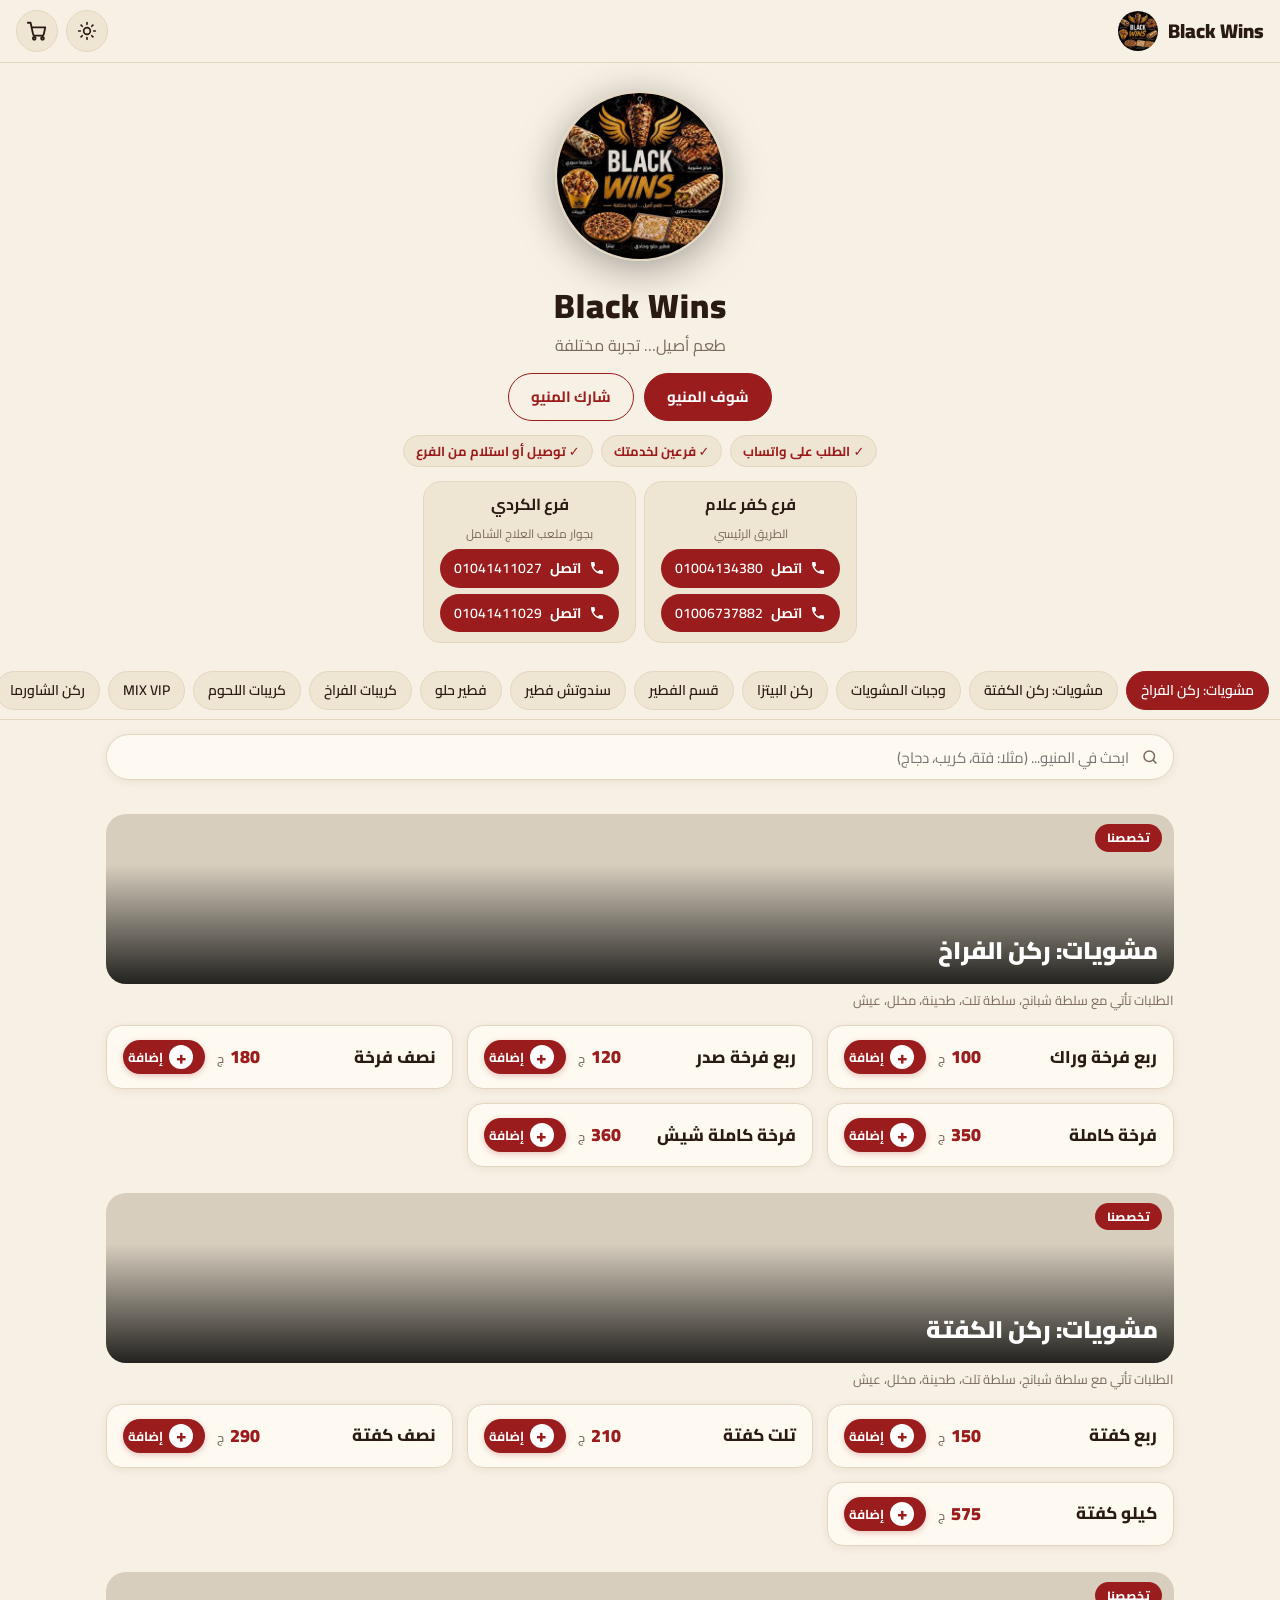
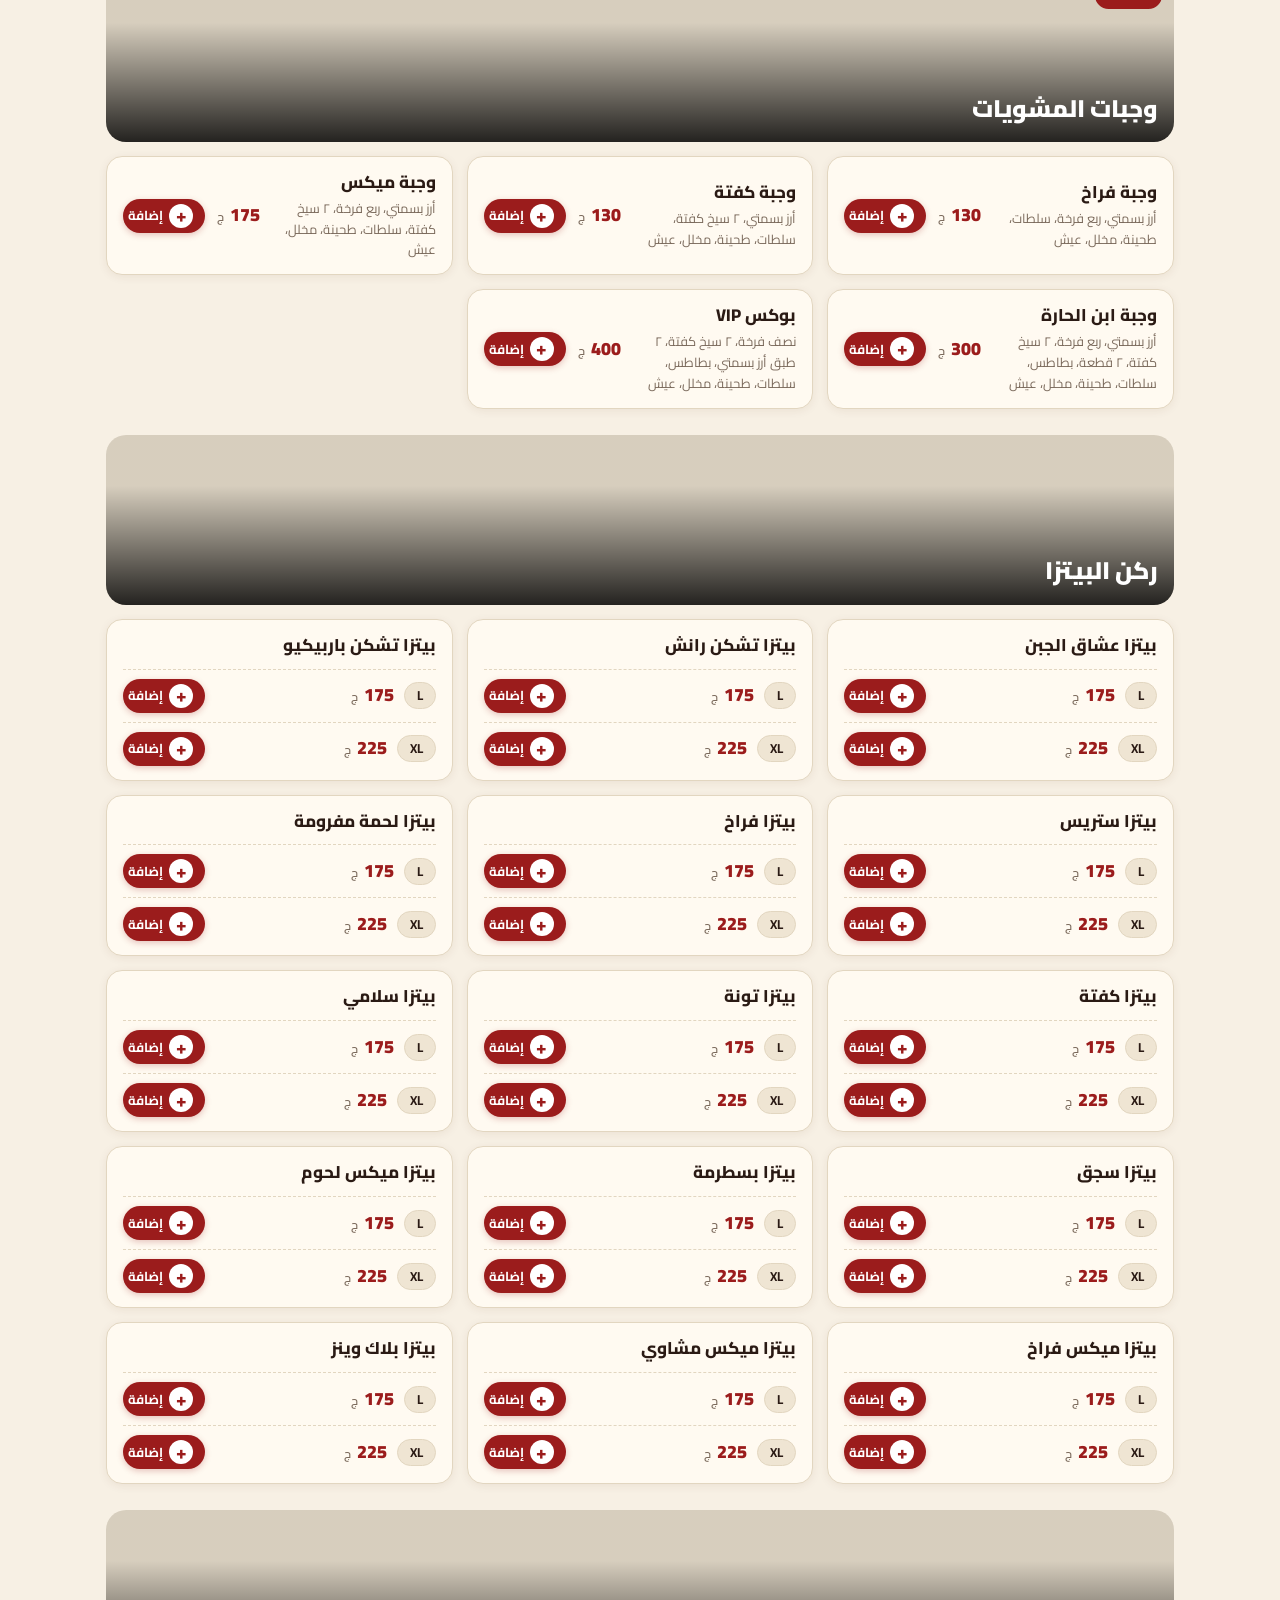
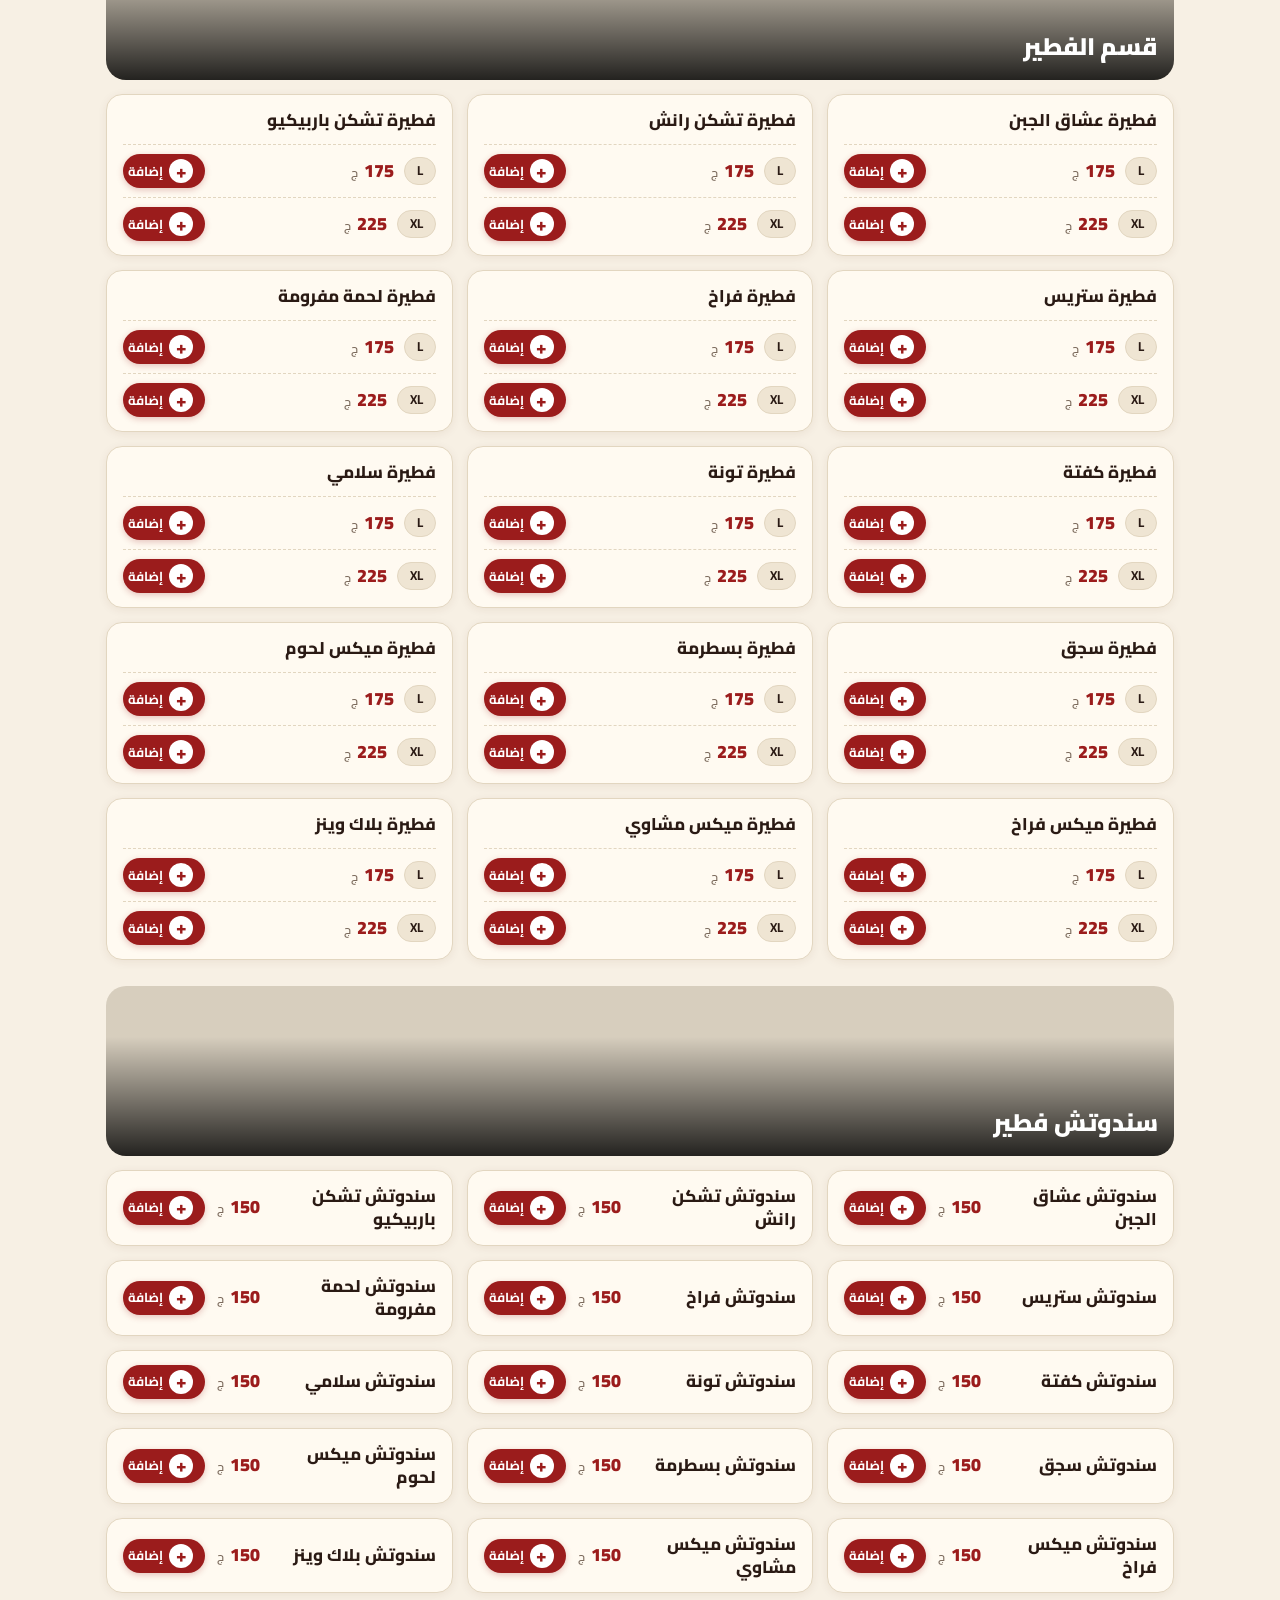
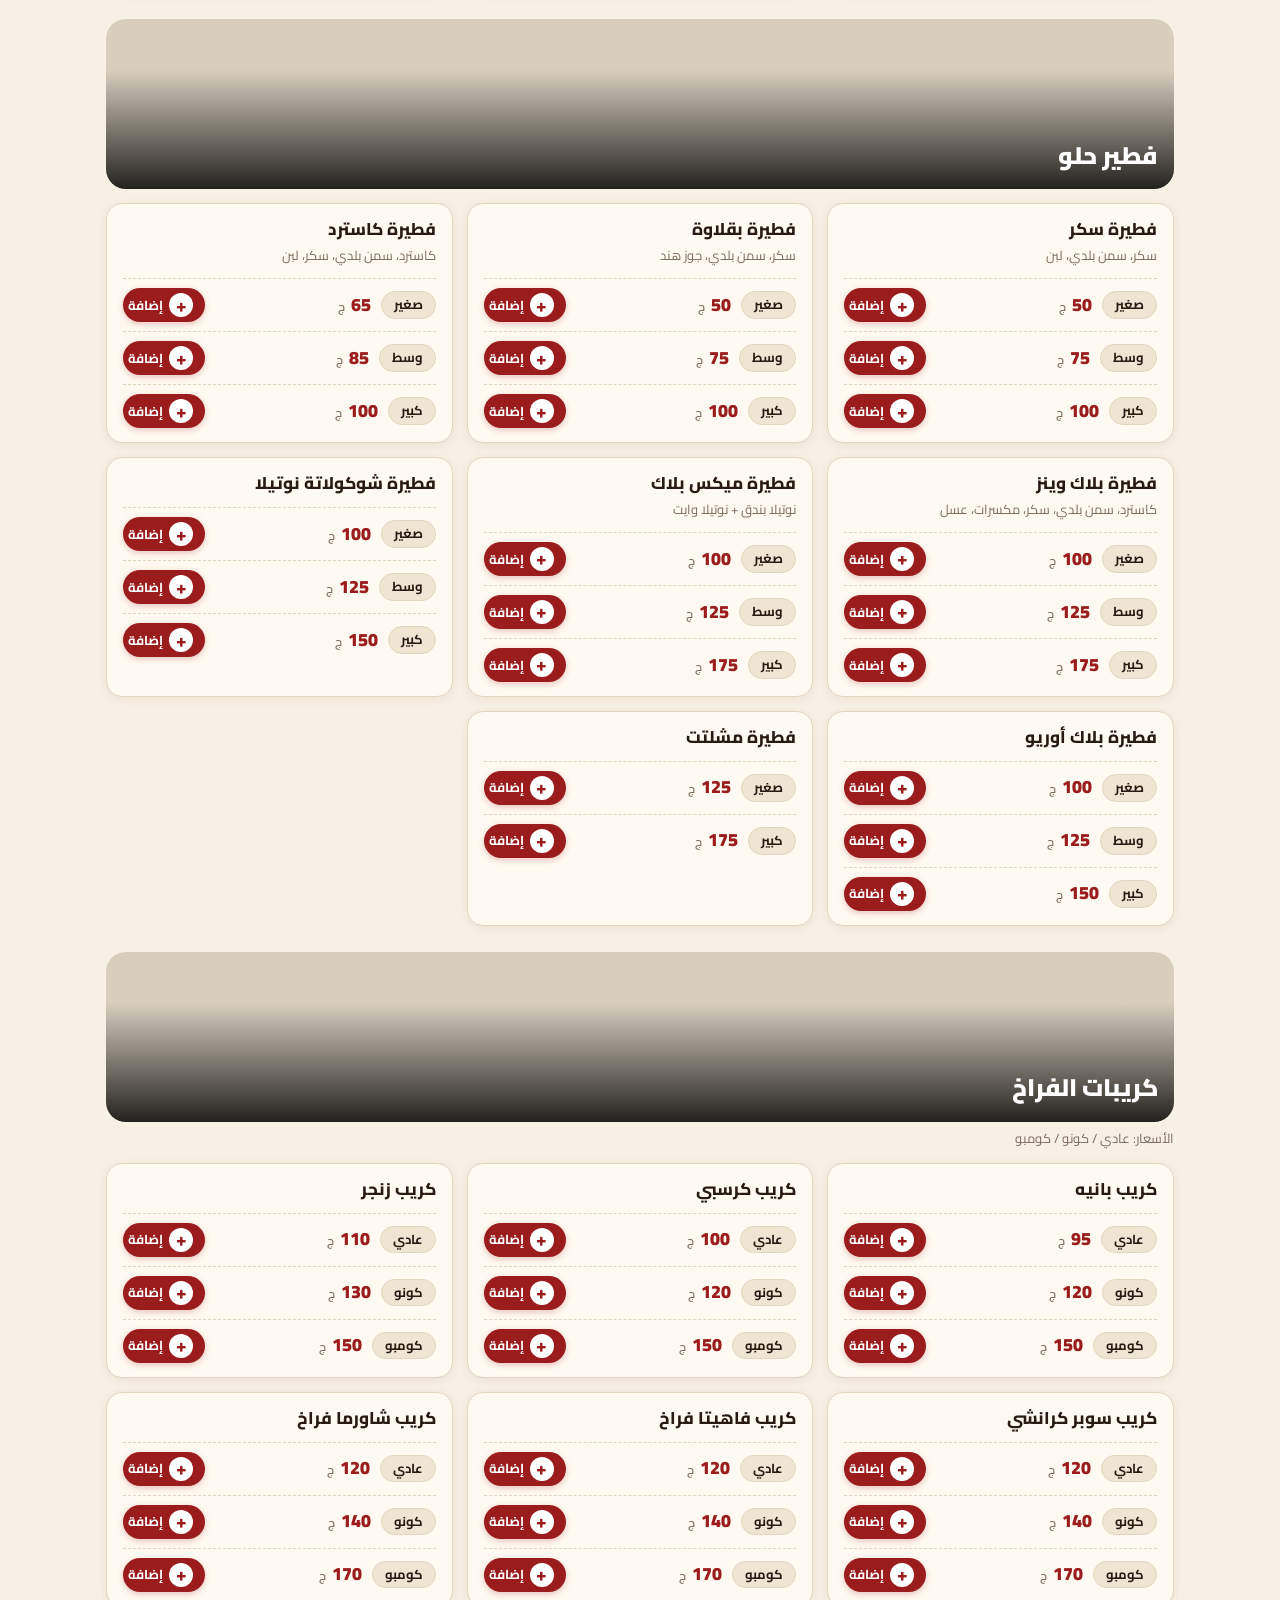
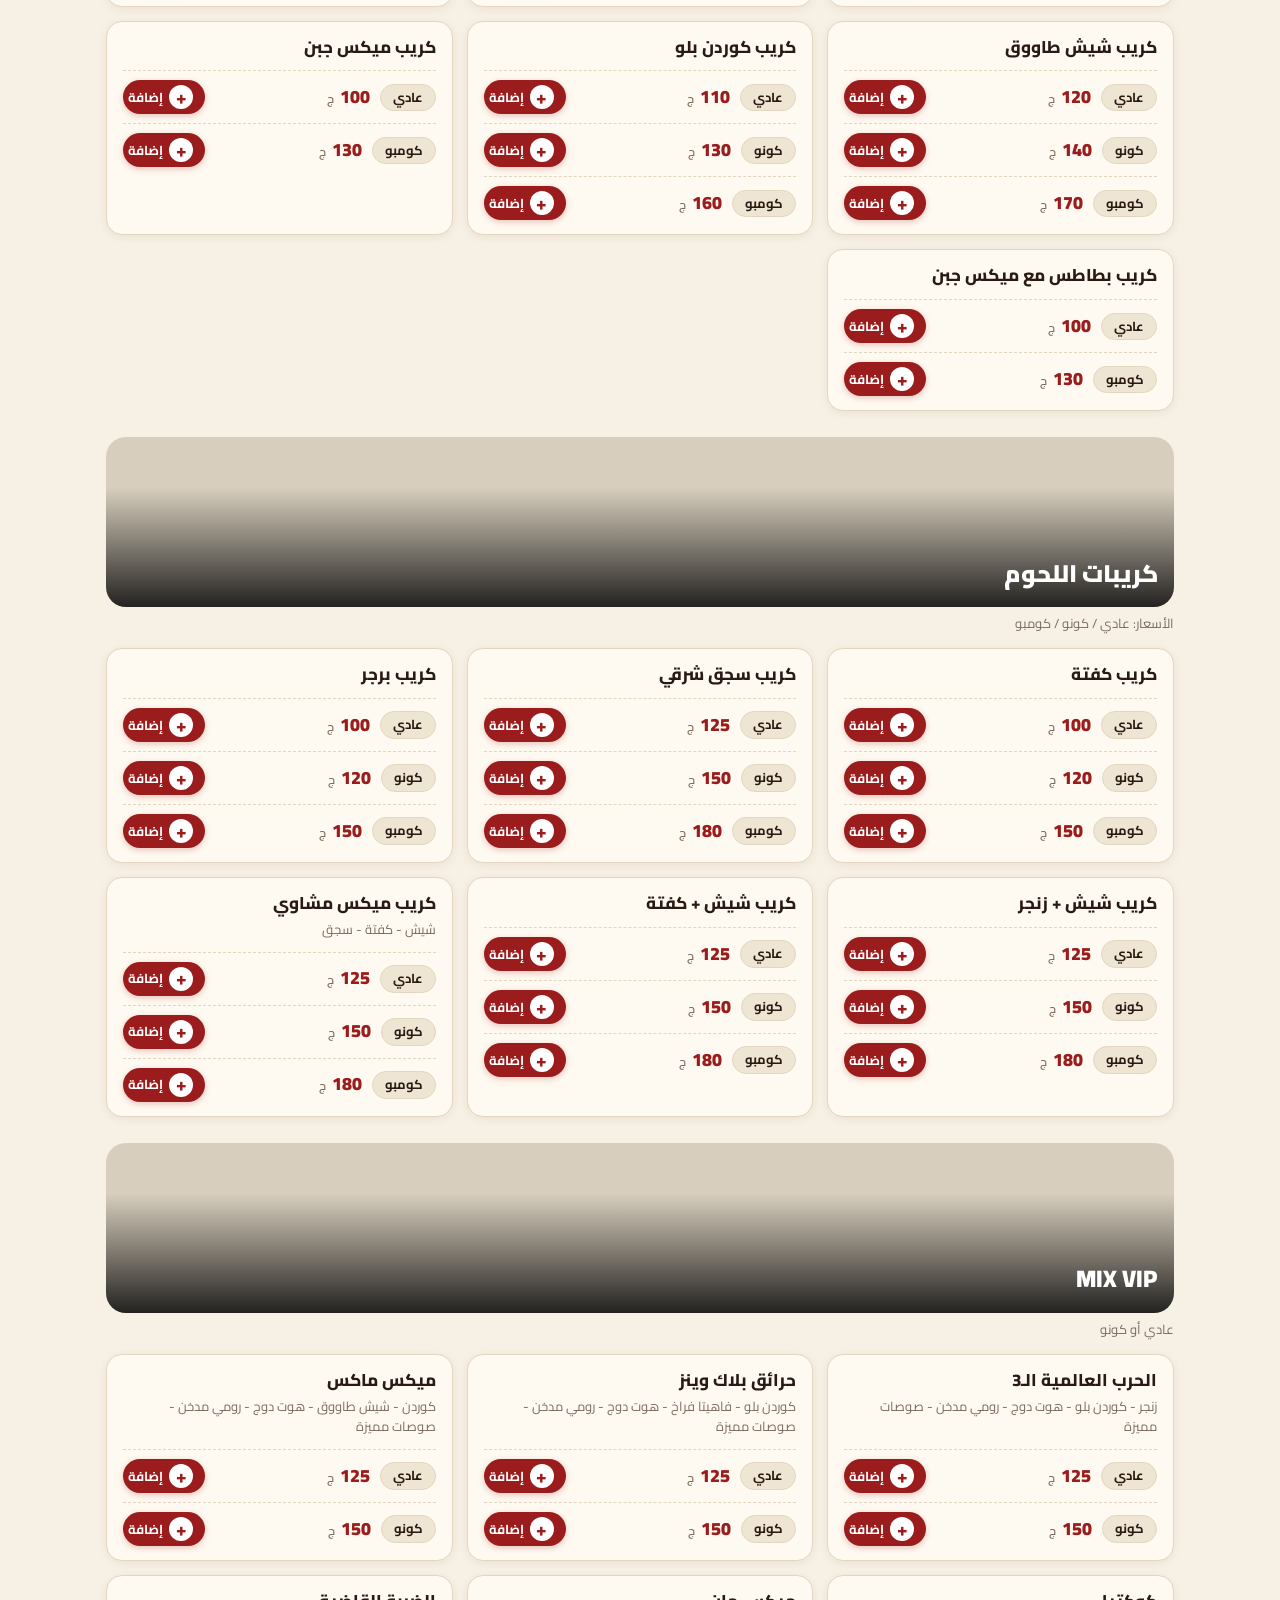
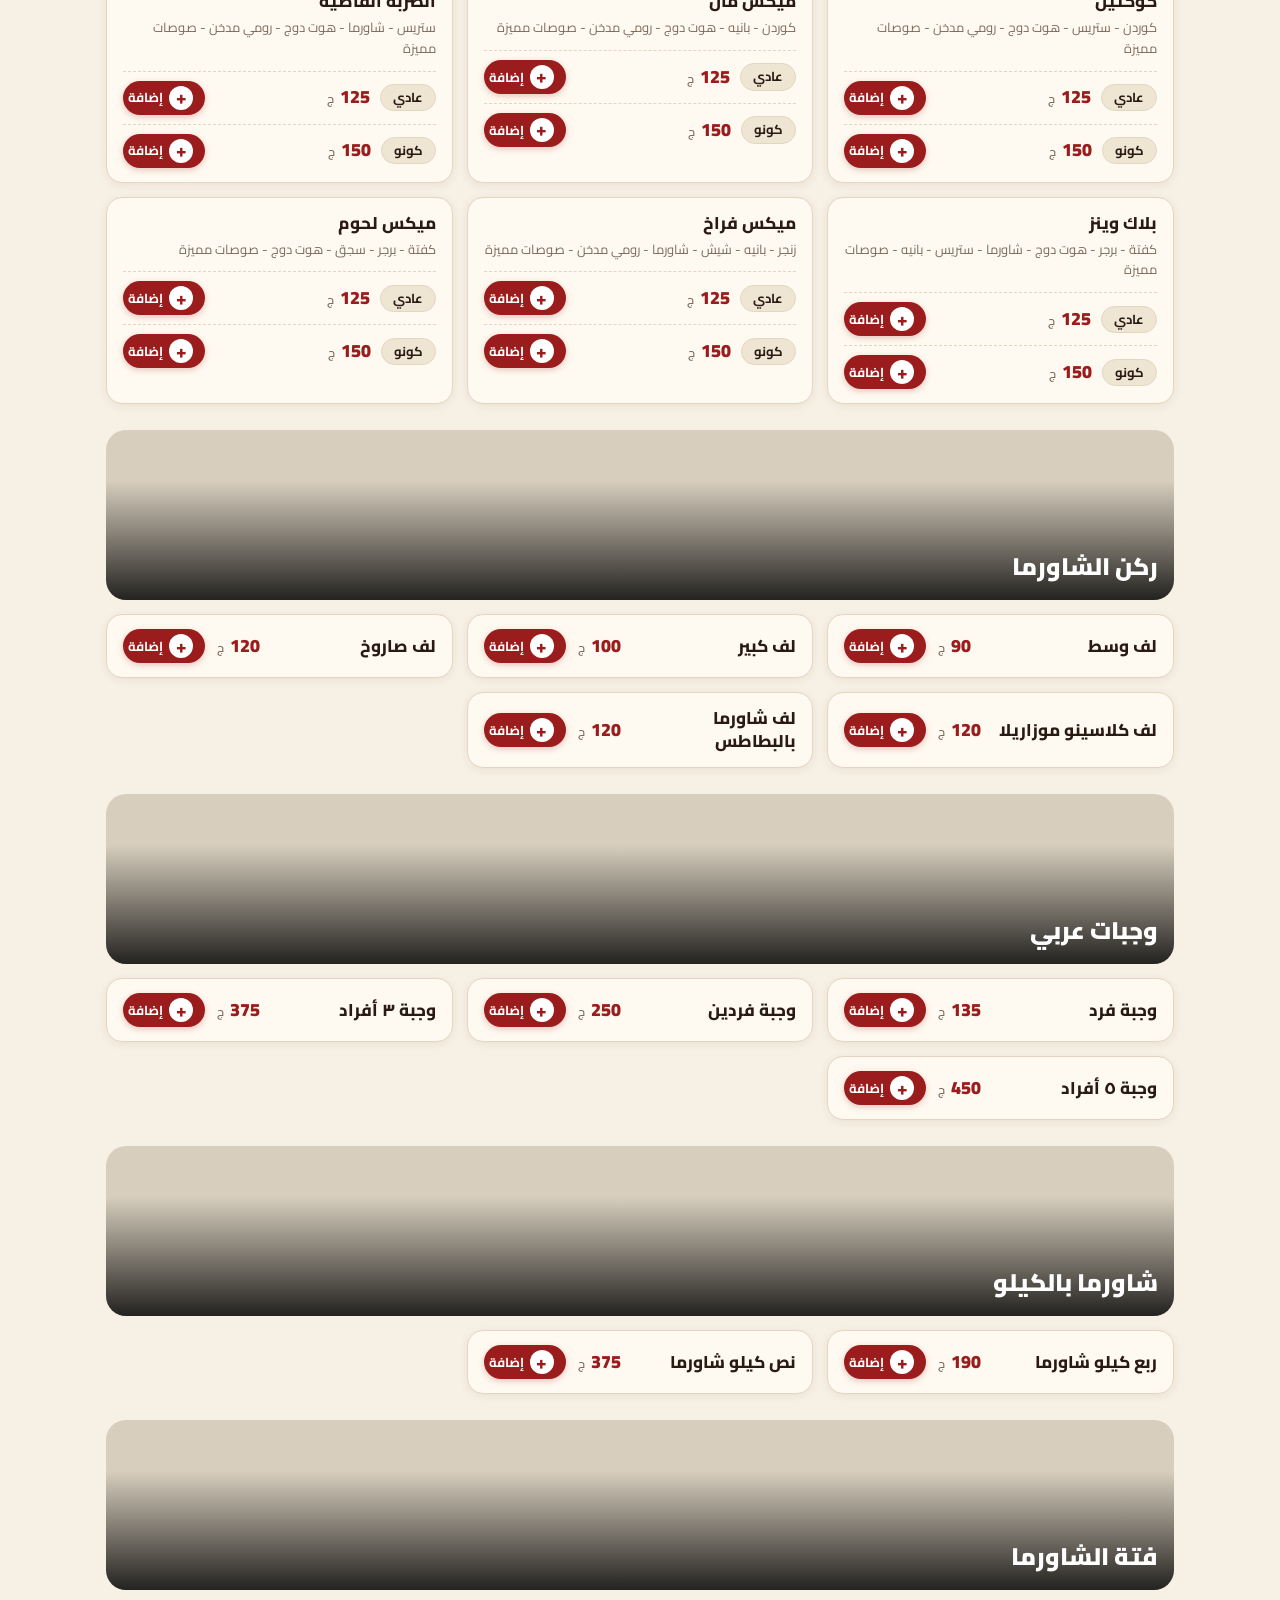
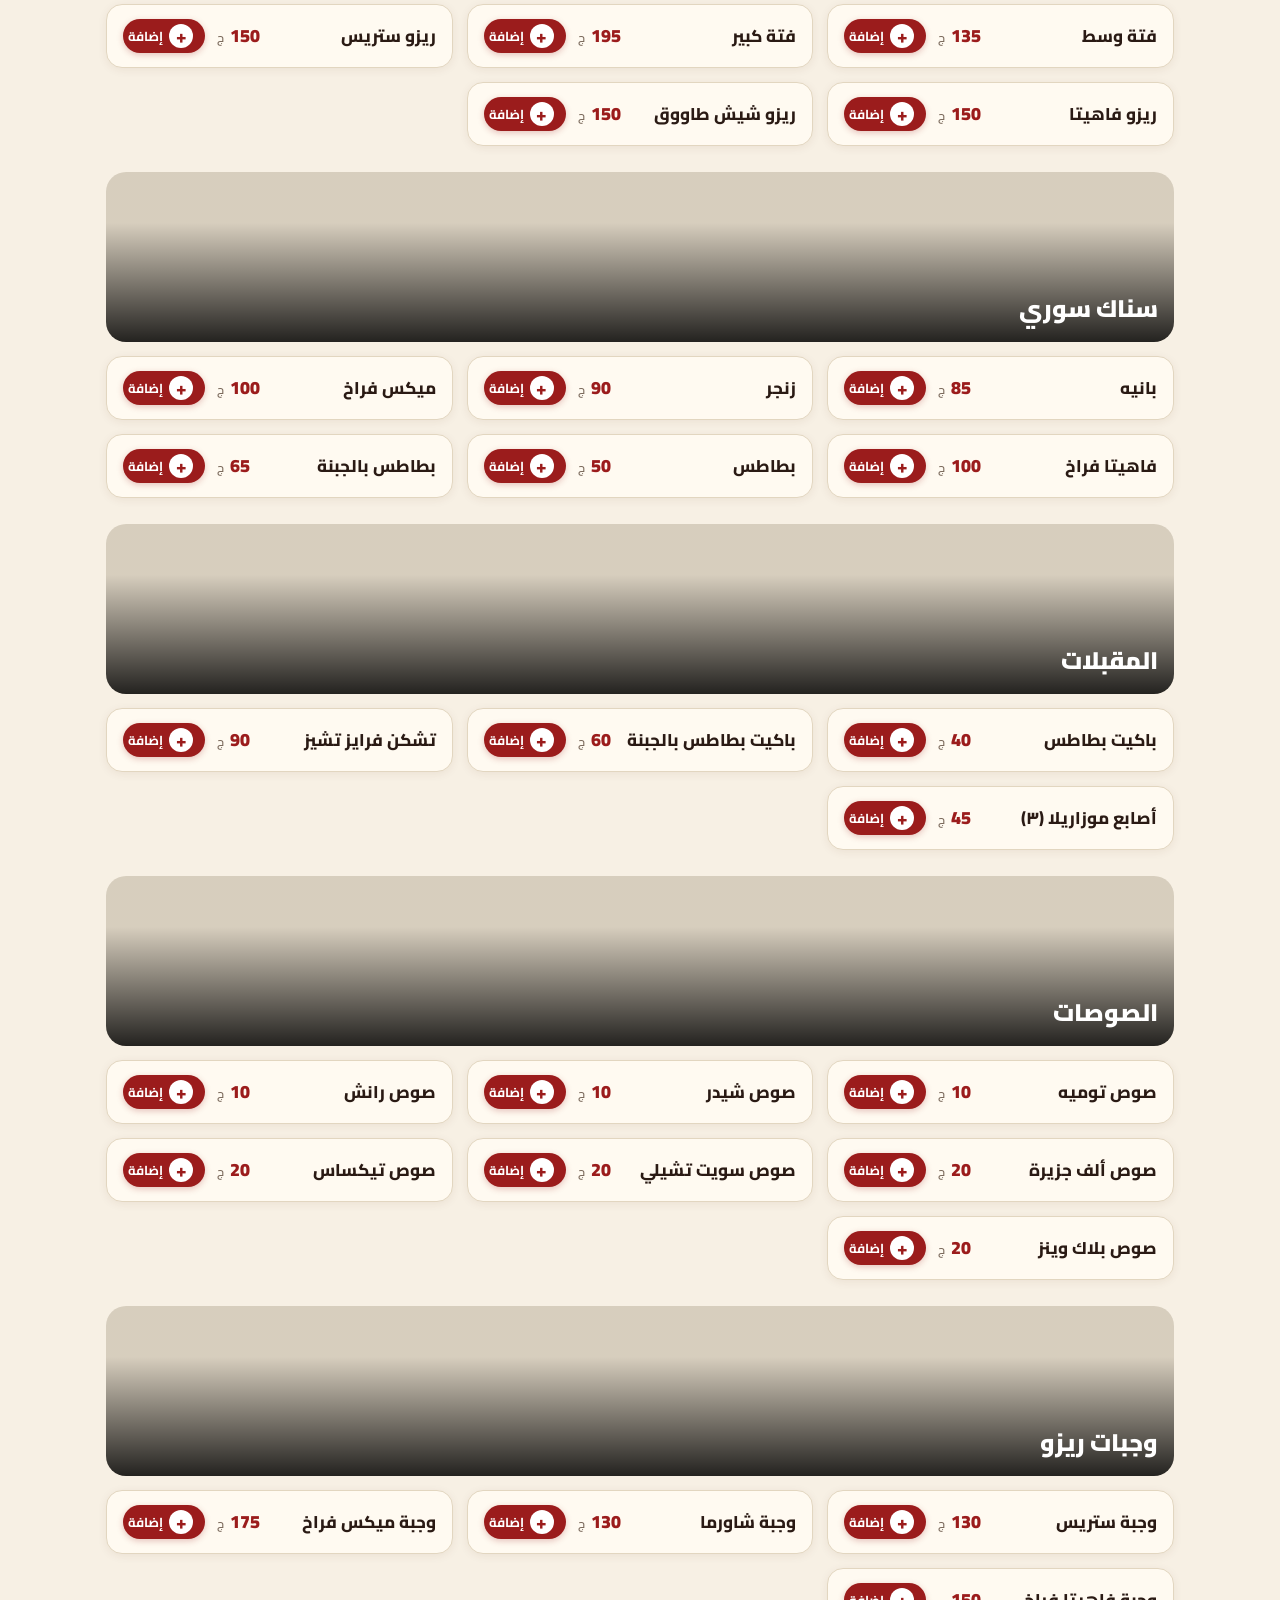
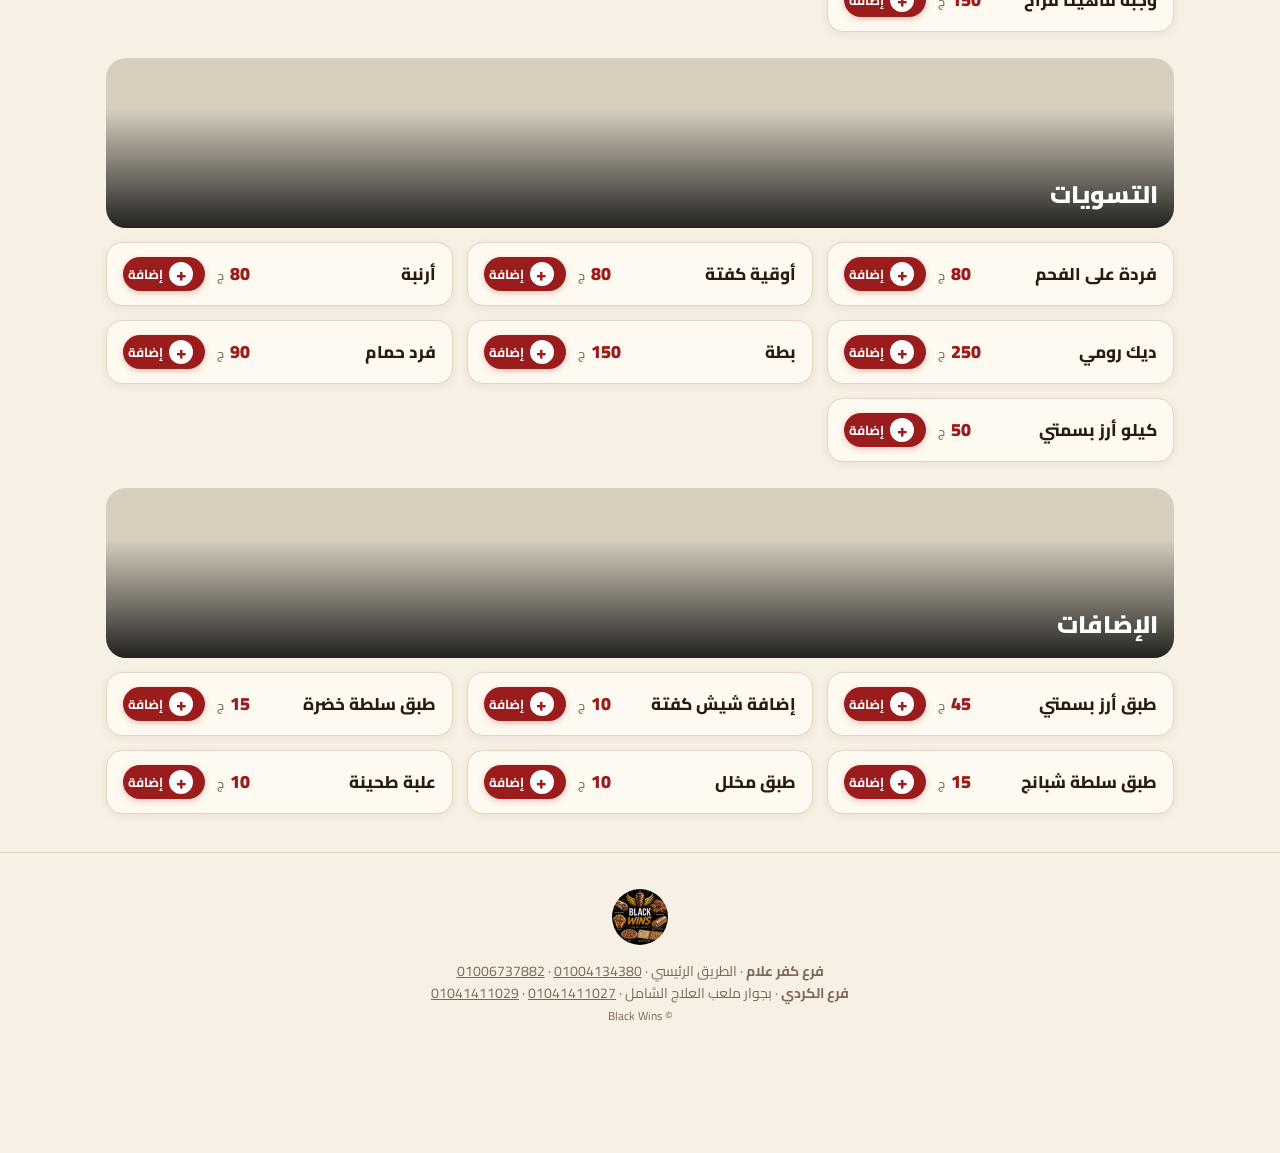
<file: index.html>
<!doctype html>
<html lang="ar" dir="rtl" data-theme="light" data-accent="cream">
<head>
<meta charset="utf-8">
<meta name="viewport" content="width=device-width,initial-scale=1,viewport-fit=cover">
<title>Black Wins | منيو المطعم</title>
<meta name="description" content="منيو Black Wins: بيتزا، فطير، كريب، شاورما، مشويات. اطلب أونلاين عبر واتساب.">
<meta property="og:type" content="website">
<meta property="og:title" content="Black Wins | منيو الطلبات أونلاين">
<meta property="og:description" content="بيتزا، فطير، كريب، شاورما، مشويات. اطلب دلوقتي على واتساب.">
<meta property="og:image" content="https://0gemy.github.io/black-wins-menu/og-v2.jpg">
<meta property="og:image:type" content="image/jpeg">
<meta property="og:image:alt" content="Black Wins - منيو أونلاين">
<meta property="og:image:width" content="1254">
<meta property="og:image:height" content="1254">
<meta name="twitter:image" content="https://0gemy.github.io/black-wins-menu/og-v2.jpg">
<meta name="twitter:card" content="summary">
<link rel="icon" type="image/png" sizes="192x192" href="icon.png">
<link rel="apple-touch-icon" href="icon-512.png">
<script src="logo.js"></script>
<link rel="preconnect" href="https://fonts.googleapis.com">
<link rel="preconnect" href="https://fonts.gstatic.com" crossorigin>
<link href="https://fonts.googleapis.com/css2?family=Cairo:wght@400;600;700;900&display=swap" rel="stylesheet">
<link rel="stylesheet" href="style.css?v=3">
</head>
<body>
<div id="preloader" aria-hidden="true">
  <img data-logo="big" alt="" class="pl-logo">
  <div class="pl-name">Black Wins</div>
  <div class="pl-bar"><span></span></div>
</div>

<header class="top">
  <div class="brand"><img data-logo="sm" alt="" width="40" height="40"><span>Black Wins</span></div>
  <div class="top-actions">
    <button id="themeBtn" class="icon-btn" aria-label="تغيير الثيم"><svg viewBox="0 0 24 24" width="20" height="20" fill="none" stroke="currentColor" stroke-width="2" stroke-linecap="round"><circle cx="12" cy="12" r="4"/><path d="M12 2v2M12 20v2M4.9 4.9l1.4 1.4M17.7 17.7l1.4 1.4M2 12h2M20 12h2M4.9 19.1l1.4-1.4M17.7 6.3l1.4-1.4"/></svg></button>
    <button id="cartBtn" class="icon-btn" aria-label="السلة"><svg viewBox="0 0 24 24" width="22" height="22" fill="none" stroke="currentColor" stroke-width="2" stroke-linecap="round" stroke-linejoin="round"><circle cx="9" cy="20" r="1.5"/><circle cx="18" cy="20" r="1.5"/><path d="M2 3h3l2.7 12.4a2 2 0 0 0 2 1.6h7.7a2 2 0 0 0 2-1.5L21 8H6"/></svg><b id="cartBadge" class="badge" hidden>0</b></button>
  </div>
</header>

<section class="hero">
  <img data-logo="big" alt="Black Wins" class="hero-logo">
  <h1>Black Wins</h1>
  <p>طعم أصيل… تجربة مختلفة</p>
  <div class="hero-cta"><a class="btn-main" href="#grill-chicken" id="heroMenu">شوف المنيو</a><button type="button" class="btn-ghost" id="shareBtn">شارك المنيو</button></div>
  <ul class="perks"><li>الطلب على واتساب</li><li>فرعين لخدمتك</li><li>توصيل أو استلام من الفرع</li></ul>
  <div class="hero-branches">
    <div class="hb"><b>فرع كفر علام</b><small>الطريق الرئيسي</small>
      <div class="calls"><a href="tel:01004134380"><svg viewBox="0 0 24 24" width="16" height="16" fill="currentColor"><path d="M6.6 10.8a15 15 0 0 0 6.6 6.6l2.2-2.2a1 1 0 0 1 1-.25 11 11 0 0 0 3.6.6 1 1 0 0 1 1 1V20a1 1 0 0 1-1 1A17 17 0 0 1 3 4a1 1 0 0 1 1-1h3.5a1 1 0 0 1 1 1c0 1.25.2 2.45.6 3.6a1 1 0 0 1-.25 1z"/></svg>اتصل <span>01004134380</span></a><a href="tel:01006737882"><svg viewBox="0 0 24 24" width="16" height="16" fill="currentColor"><path d="M6.6 10.8a15 15 0 0 0 6.6 6.6l2.2-2.2a1 1 0 0 1 1-.25 11 11 0 0 0 3.6.6 1 1 0 0 1 1 1V20a1 1 0 0 1-1 1A17 17 0 0 1 3 4a1 1 0 0 1 1-1h3.5a1 1 0 0 1 1 1c0 1.25.2 2.45.6 3.6a1 1 0 0 1-.25 1z"/></svg>اتصل <span>01006737882</span></a></div></div>
    <div class="hb"><b>فرع الكردي</b><small>بجوار ملعب العلاج الشامل</small>
      <div class="calls"><a href="tel:01041411027"><svg viewBox="0 0 24 24" width="16" height="16" fill="currentColor"><path d="M6.6 10.8a15 15 0 0 0 6.6 6.6l2.2-2.2a1 1 0 0 1 1-.25 11 11 0 0 0 3.6.6 1 1 0 0 1 1 1V20a1 1 0 0 1-1 1A17 17 0 0 1 3 4a1 1 0 0 1 1-1h3.5a1 1 0 0 1 1 1c0 1.25.2 2.45.6 3.6a1 1 0 0 1-.25 1z"/></svg>اتصل <span>01041411027</span></a><a href="tel:01041411029"><svg viewBox="0 0 24 24" width="16" height="16" fill="currentColor"><path d="M6.6 10.8a15 15 0 0 0 6.6 6.6l2.2-2.2a1 1 0 0 1 1-.25 11 11 0 0 0 3.6.6 1 1 0 0 1 1 1V20a1 1 0 0 1-1 1A17 17 0 0 1 3 4a1 1 0 0 1 1-1h3.5a1 1 0 0 1 1 1c0 1.25.2 2.45.6 3.6a1 1 0 0 1-.25 1z"/></svg>اتصل <span>01041411029</span></a></div></div>
  </div>
</section>

<nav id="catnav" aria-label="الأقسام"><div class="cats" id="cats"></div></nav>

<div class="searchbar"><div class="sbox"><svg viewBox="0 0 24 24" width="18" height="18" fill="none" stroke="currentColor" stroke-width="2" stroke-linecap="round"><circle cx="11" cy="11" r="7"/><path d="M20 20l-3.5-3.5"/></svg><input id="q" type="search" inputmode="search" autocomplete="off" placeholder="ابحث في المنيو... (مثلا: فتة، كريب، دجاج)" aria-label="بحث"><button id="qClear" type="button" aria-label="مسح" hidden>×</button></div></div>
<div id="noRes" class="nores" hidden><b>مفيش نتيجة</b><span>جرّب كلمة تانية أو اختار قسم من الشريط اللي فوق.</span></div>
<main id="menu"></main>

<footer>
  <img data-logo="sm" alt="" width="56" height="56">
  <p><b>فرع كفر علام</b> · الطريق الرئيسي · <a href="tel:01004134380">01004134380</a> · <a href="tel:01006737882">01006737882</a></p>
  <p><b>فرع الكردي</b> · بجوار ملعب العلاج الشامل · <a href="tel:01041411027">01041411027</a> · <a href="tel:01041411029">01041411029</a></p>
  <small>© Black Wins</small>
</footer>

<button id="fab" class="fab" hidden aria-label="فتح السلة">
  <svg viewBox="0 0 24 24" width="22" height="22" fill="none" stroke="currentColor" stroke-width="2" stroke-linecap="round" stroke-linejoin="round"><circle cx="9" cy="20" r="1.5"/><circle cx="18" cy="20" r="1.5"/><path d="M2 3h3l2.7 12.4a2 2 0 0 0 2 1.6h7.7a2 2 0 0 0 2-1.5L21 8H6"/></svg>
  <span>عرض السلة</span><b id="fabCount">0</b><em id="fabTotal">0 ج</em>
</button>

<div id="shareModal" class="smodal" hidden><div class="sbox2"><button type="button" id="shareClose" class="icon-btn" aria-label="إغلاق">✕</button>
<h2>شارك المنيو</h2><div class="qr"><svg xmlns="http://www.w3.org/2000/svg" viewBox="0 0 33 33" class="segno"><path fill="#fff" d="M0 0h33v33h-33z"/><path class="qrline" stroke="#7a1018" d="M2 2.5h7m1 0h3m2 0h2m3 0h1m3 0h7m-29 1h1m5 0h1m1 0h2m3 0h1m2 0h2m1 0h1m2 0h1m5 0h1m-29 1h1m1 0h3m1 0h1m1 0h4m1 0h3m3 0h1m2 0h1m1 0h3m1 0h1m-29 1h1m1 0h3m1 0h1m2 0h1m1 0h1m1 0h1m1 0h6m1 0h1m1 0h3m1 0h1m-29 1h1m1 0h3m1 0h1m1 0h2m1 0h1m1 0h2m1 0h1m1 0h2m2 0h1m1 0h3m1 0h1m-29 1h1m5 0h1m2 0h3m1 0h2m7 0h1m5 0h1m-29 1h7m1 0h1m1 0h1m1 0h1m1 0h1m1 0h1m1 0h1m1 0h1m1 0h7m-20 1h3m1 0h2m1 0h1m-17 1h1m2 0h7m1 0h2m1 0h1m1 0h2m3 0h1m2 0h1m1 0h3m-26 1h2m3 0h2m5 0h2m1 0h4m1 0h2m1 0h2m-28 1h2m4 0h1m3 0h1m4 0h2m1 0h1m1 0h3m1 0h1m1 0h1m-27 1h2m1 0h1m3 0h2m3 0h1m1 0h6m1 0h2m2 0h1m2 0h1m-29 1h2m1 0h1m1 0h2m3 0h1m3 0h2m3 0h5m4 0h1m-29 1h1m6 0h6m1 0h5m3 0h7m-28 1h2m1 0h3m4 0h1m2 0h3m2 0h2m2 0h2m1 0h1m1 0h1m-29 1h6m1 0h1m2 0h2m3 0h1m2 0h1m4 0h2m1 0h1m1 0h1m-26 1h1m2 0h2m1 0h4m1 0h1m8 0h1m1 0h1m-26 1h4m1 0h1m1 0h1m4 0h1m2 0h1m1 0h4m3 0h1m1 0h2m-28 1h2m1 0h1m2 0h1m3 0h1m2 0h3m1 0h4m1 0h1m2 0h1m2 0h1m-29 1h2m7 0h2m2 0h2m4 0h8m-27 1h3m1 0h3m1 0h3m1 0h2m2 0h2m2 0h8m-20 1h1m2 0h1m1 0h3m2 0h1m1 0h1m3 0h2m-26 1h7m1 0h2m1 0h1m1 0h1m1 0h2m1 0h3m1 0h1m1 0h2m-26 1h1m5 0h1m1 0h1m1 0h1m1 0h2m1 0h1m1 0h1m1 0h2m3 0h1m3 0h1m-29 1h1m1 0h3m1 0h1m1 0h2m2 0h2m1 0h1m3 0h7m1 0h1m-28 1h1m1 0h3m1 0h1m1 0h2m1 0h1m1 0h9m6 0h1m-29 1h1m1 0h3m1 0h1m2 0h2m3 0h2m1 0h2m2 0h1m1 0h2m1 0h3m-29 1h1m5 0h1m3 0h3m6 0h1m4 0h1m1 0h1m1 0h1m-29 1h7m1 0h3m1 0h1m5 0h3m2 0h3"/></svg></div><p class="qrl">امسح الكود أو ابعت اللينك</p>
<div class="sact"><button type="button" id="copyLink" class="btn-main">نسخ اللينك</button><a id="waShare" class="btn-ghost" target="_blank" rel="noopener" href="https://wa.me/?text=https://0gemy.github.io/black-wins-menu/">مشاركة على واتساب</a></div></div></div>
<div id="confirmModal" class="smodal" hidden><div class="sbox2"><h2>مسح السلة؟</h2><p class="qrl">هتتمسح كل الأصناف من السلة.</p><div class="sact"><button type="button" id="confirmYes" class="btn-main">أيوه، امسح</button><button type="button" id="confirmNo" class="btn-ghost">لأ، ارجع</button></div></div></div>
<button id="toTop" class="totop" type="button" aria-label="لأعلى"><svg viewBox="0 0 24 24" width="20" height="20" fill="none" stroke="currentColor" stroke-width="2.5" stroke-linecap="round" stroke-linejoin="round"><path d="M6 15l6-6 6 6"/></svg></button>
<div id="overlay" hidden></div>
<aside id="drawer" aria-hidden="true">
  <div class="d-head"><h2>سلة المشتريات</h2><button id="closeDrawer" class="icon-btn" aria-label="إغلاق">✕</button></div>
  <div class="d-body">
    <div id="cartEmpty" class="empty">السلة فاضية. اختار من المنيو.</div>
    <div id="cartTools" class="ctools" hidden><span id="cartCount"></span><button type="button" id="clearBtn" class="clear-btn">مسح السلة</button></div>
    <ul id="cartList"></ul>
    <div id="checkout">
      <h3>الفرع</h3>
      <div class="seg" id="branchSeg">
        <label><input type="radio" name="branch" value="kurdi"><span>الكردي<small class="bn">01041411027</small></span></label>
        <label><input type="radio" name="branch" value="kafr"><span>كفر علام<small class="bn">01004134380</small></span></label>
      </div>
      <h3>طريقة الاستلام</h3>
      <div class="seg" id="methodSeg">
        <label><input type="radio" name="method" value="delivery"><span>توصيل</span></label>
        <label><input type="radio" name="method" value="pickup"><span>استلام من الفرع</span></label>
      </div>
      <div class="field"><label for="fName">الاسم</label><input id="fName" autocomplete="name"></div>
      <div class="field" id="fPhoneWrap"><label for="fPhone">رقم الموبايل</label><input id="fPhone" inputmode="tel" autocomplete="tel" placeholder="01xxxxxxxxx"></div>
      <div class="field" id="fAddrWrap"><label for="fAddr">العنوان</label><textarea id="fAddr" rows="2" autocomplete="street-address"></textarea></div>
      <div class="field"><label for="fNotes">ملاحظات (اختياري)</label><textarea id="fNotes" rows="2"></textarea></div>
      <p id="err" class="err" hidden></p>
    </div>
  </div>
  <div class="d-foot">
    <div class="total"><span>الإجمالي</span><b id="total">0 ج</b></div>
    <button id="sendBtn" class="send">إرسال الطلب على واتساب</button>
  </div>
</aside>
<div id="toast" role="status"></div>
<script src="bwapi.js"></script>
<script src="data.js"></script>
<script src="app.js?v=3"></script>
</body>
</html>
</file>
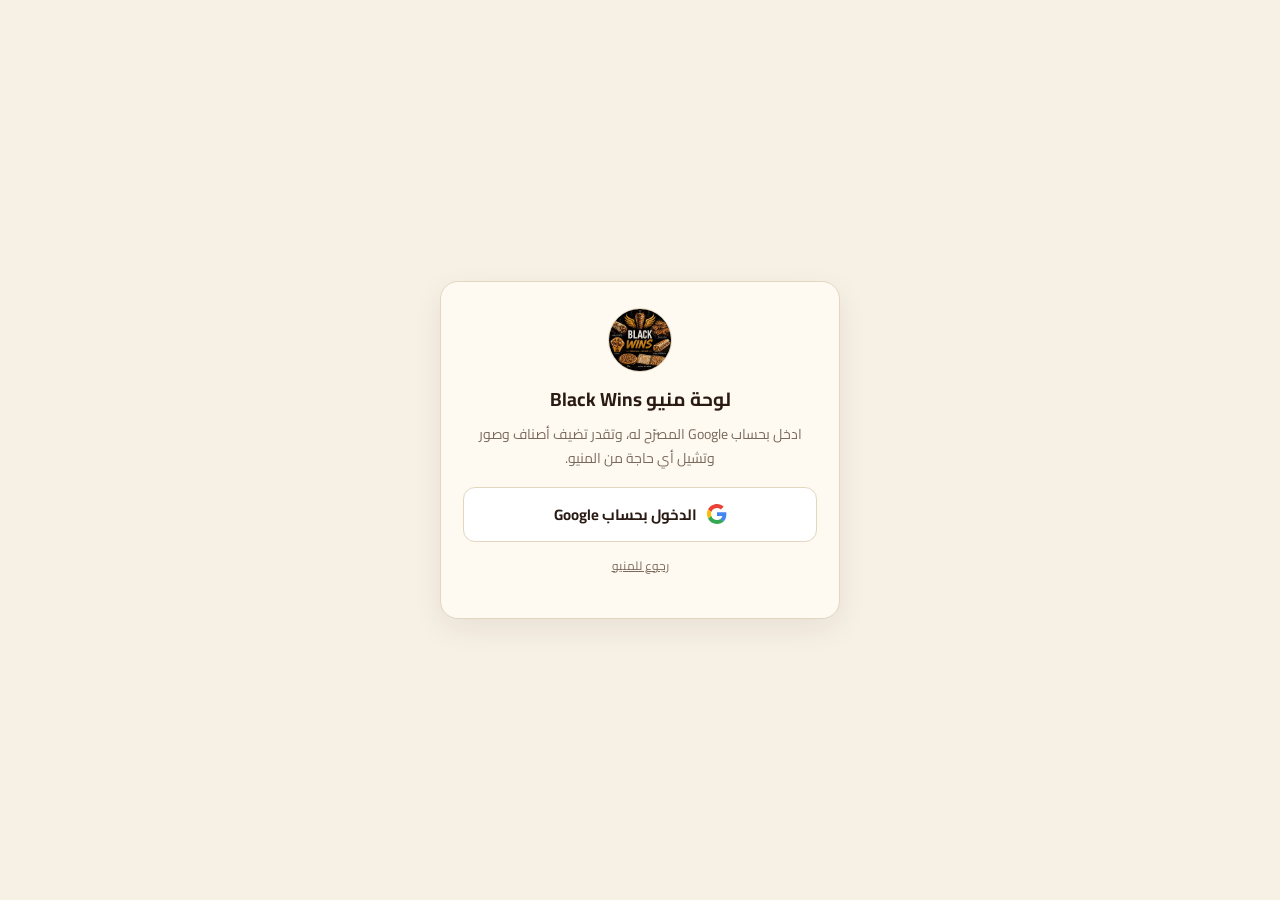
<file: admin.html>
<!doctype html>
<html lang="ar" dir="rtl">
<head>
<meta charset="utf-8">
<meta name="viewport" content="width=device-width,initial-scale=1,viewport-fit=cover">
<meta name="robots" content="noindex,nofollow">
<title>لوحة منيو Black Wins</title>
<link rel="icon" type="image/png" sizes="192x192" href="icon.png">
<link rel="preconnect" href="https://fonts.googleapis.com">
<link rel="preconnect" href="https://fonts.gstatic.com" crossorigin>
<link href="https://fonts.googleapis.com/css2?family=Cairo:wght@400;600;700;800&display=swap" rel="stylesheet">
<link rel="stylesheet" href="admin.css?v=2">
</head>
<body>
<div id="gate" class="gate" hidden></div>

<div id="app" hidden>
  <header class="top">
    <div class="brand"><img src="icon.png" alt=""><div><b>لوحة منيو Black Wins</b><small>إدارة الأصناف والصور</small></div></div>
    <div class="who"><span id="em"></span><button id="out" class="btn ghost">خروج</button></div>
  </header>
  <nav class="tabs">
    <button id="tabItems" class="on" data-t="items">الأصناف</button>
    <button id="tabUsers" data-t="users">المستخدمون</button>
  </nav>
  <main id="view"></main>
</div>

<div id="modal" class="modal" hidden><div class="sheet" id="sheet"></div></div>
<div id="toast"></div>
<script src="bwapi.js"></script>
<script src="data.js"></script>
<script src="admin.js?v=2"></script>
</body>
</html>
</file>
<file: style.css>
:root{--r:16px;--font:'Cairo',system-ui,-apple-system,'Segoe UI',Tahoma,sans-serif}
[data-theme=dark]{--bg:#0b0b0b;--bg2:#151515;--card:#171717;--line:#2a2a2a;--fg:#f5f5f5;--mut:#9a9a9a}
[data-theme=light]{--bg:#fafafa;--bg2:#f0f0f0;--card:#fff;--line:#e3e3e3;--fg:#111;--mut:#6b6b6b}
/* accent: white/black now. Switch to gold by setting data-accent="gold" on <html> */
[data-accent=white][data-theme=dark]{--ac:#fff;--ac-fg:#000}
[data-accent=white][data-theme=light]{--ac:#000;--ac-fg:#fff}
[data-accent=gold]{--ac:#d4a63a;--ac-fg:#111}
[hidden]{display:none!important}
*{box-sizing:border-box;margin:0;-webkit-tap-highlight-color:transparent}
html{scroll-behavior:auto;scroll-padding-top:122px}
body{font-family:var(--font);background:var(--bg);color:var(--fg);line-height:1.6;transition:background .3s,color .3s;padding-bottom:90px}
button,input,textarea{font:inherit;color:inherit}
button{cursor:pointer;border:0;background:none}
a{color:inherit}
body.lock{overflow:hidden}

#preloader{position:fixed;inset:0;z-index:100;background:#000;color:#fff;display:flex;flex-direction:column;align-items:center;justify-content:center;gap:14px;transition:opacity .5s,visibility .5s}
#preloader.done{opacity:0;visibility:hidden}
.pl-logo{width:120px;height:120px;border-radius:50%;animation:pulse 1.4s ease-in-out infinite}
.pl-name{font-size:30px;font-weight:900;letter-spacing:3px;direction:ltr}
.pl-bar{width:140px;height:3px;background:#333;border-radius:3px;overflow:hidden}
.pl-bar span{display:block;height:100%;width:40%;background:#fff;border-radius:3px;animation:slide 1.1s ease-in-out infinite}
@keyframes pulse{50%{transform:scale(1.07)}}
@keyframes slide{0%{transform:translateX(250%)}100%{transform:translateX(-120%)}}

.top{position:sticky;top:0;z-index:30;display:flex;justify-content:space-between;align-items:center;padding:10px 16px;background:color-mix(in srgb,var(--bg) 88%,transparent);backdrop-filter:blur(12px);border-bottom:1px solid var(--line)}
.brand{display:flex;align-items:center;gap:10px;font-weight:900;font-size:20px;direction:ltr}
.brand img{border-radius:50%}
.top-actions{display:flex;gap:8px}
.icon-btn{position:relative;width:42px;height:42px;border-radius:50%;display:grid;place-items:center;background:var(--bg2);border:1px solid var(--line);transition:transform .15s}
.icon-btn:active{transform:scale(.92)}
.badge{position:absolute;top:-4px;inset-inline-start:-4px;min-width:20px;height:20px;border-radius:10px;background:var(--ac);color:var(--ac-fg);font-size:12px;display:grid;place-items:center;padding:0 5px}

.hero{text-align:center;padding:28px 16px 18px;animation:fade .8s both}
.hero-logo{width:150px;height:150px;border-radius:50%;box-shadow:0 8px 40px rgba(0,0,0,.35);border:2px solid var(--line)}
.hero h1{font-size:34px;font-weight:900;margin-top:10px;direction:ltr;letter-spacing:1px}
.hero p{color:var(--mut)}
.hero-branches{display:flex;flex-wrap:wrap;gap:8px;justify-content:center;margin-top:14px}
.hero-branches a{text-decoration:none;font-size:14px;padding:8px 14px;border:1px solid var(--line);border-radius:99px;background:var(--bg2)}

#catnav{position:sticky;top:63px;z-index:20;background:color-mix(in srgb,var(--bg) 92%,transparent);backdrop-filter:blur(12px);border-bottom:1px solid var(--line)}
.cats{display:flex;gap:8px;overflow-x:auto;padding:10px 16px;scrollbar-width:none}
.cats::-webkit-scrollbar{display:none}
.cats a{flex:none;text-decoration:none;padding:7px 14px;border-radius:99px;border:1px solid var(--line);background:var(--bg2);font-size:14px;font-weight:600;white-space:nowrap;transition:.2s}
.cats a.on{background:var(--ac);color:var(--ac-fg);border-color:var(--ac)}

main{max-width:1100px;margin:0 auto;padding:8px 16px}
.sec{padding-top:26px}
.sec h2{font-size:24px;font-weight:900;display:flex;align-items:center;gap:10px}
.sec h2:after{content:"";flex:1;height:1px;background:var(--line)}
.sec .note{color:var(--mut);font-size:13px;margin-top:2px}
.grid{display:grid;grid-template-columns:repeat(auto-fill,minmax(310px,1fr));gap:12px;margin-top:14px}
.card{background:var(--card);border:1px solid var(--line);border-radius:var(--r);padding:14px;opacity:0;transform:translateY(14px);transition:opacity .5s,transform .5s,border-color .2s}
.card.in{opacity:1;transform:none}
.card:hover{border-color:var(--mut)}
.card h3{font-size:16px;font-weight:700}
.card .d{color:var(--mut);font-size:13px;margin-top:2px}
.vars{margin-top:10px;display:flex;flex-direction:column;gap:8px}
.var{display:flex;align-items:center;gap:10px;justify-content:space-between}
.var .lbl{font-size:14px;color:var(--mut);min-width:46px}
.var .pr{font-weight:900;font-size:17px;margin-inline-end:auto}
.var .pr small{font-weight:600;font-size:12px;color:var(--mut)}
.add{background:var(--ac);color:var(--ac-fg);font-weight:700;border-radius:99px;padding:6px 18px;font-size:14px;transition:transform .15s}
.add:active{transform:scale(.93)}
.step{display:flex;align-items:center;gap:2px;background:var(--bg2);border:1px solid var(--line);border-radius:99px;padding:2px}
.step button{width:30px;height:30px;border-radius:50%;font-size:18px;font-weight:700;background:var(--ac);color:var(--ac-fg)}
.step b{min-width:28px;text-align:center}

footer{text-align:center;padding:36px 16px;color:var(--mut);font-size:14px;border-top:1px solid var(--line);margin-top:30px}
footer img{border-radius:50%;margin-bottom:8px}

.fab{position:fixed;z-index:40;bottom:calc(16px + env(safe-area-inset-bottom));inset-inline:16px;max-width:420px;margin-inline:auto;display:flex;align-items:center;gap:10px;justify-content:center;background:var(--ac);color:var(--ac-fg);padding:14px 18px;border-radius:99px;font-weight:700;box-shadow:0 10px 30px rgba(0,0,0,.4);animation:pop .4s cubic-bezier(.2,1.4,.4,1) both}
.fab b{background:var(--ac-fg);color:var(--ac);border-radius:99px;min-width:26px;height:26px;display:grid;place-items:center;font-size:14px;padding:0 6px}
.fab em{font-style:normal;margin-inline-start:auto}
.fab.bump{animation:bump .3s}
@keyframes pop{from{transform:translateY(80px) scale(.8);opacity:0}}
@keyframes bump{50%{transform:scale(1.05)}}
@keyframes fade{from{opacity:0;transform:translateY(10px)}}

#overlay{position:fixed;inset:0;background:rgba(0,0,0,.6);z-index:50;animation:fade .2s}
#drawer{position:fixed;z-index:60;background:var(--bg);display:flex;flex-direction:column;inset-inline:0;bottom:0;max-height:92vh;border-radius:22px 22px 0 0;border:1px solid var(--line);transform:translateY(105%);transition:transform .35s cubic-bezier(.2,.9,.3,1);max-width:520px;margin-inline:auto}
#drawer.open{transform:none}
.d-head{display:flex;justify-content:space-between;align-items:center;padding:14px 18px;border-bottom:1px solid var(--line)}
.d-head h2{font-size:20px;font-weight:900}
.d-body{overflow-y:auto;padding:12px 18px;flex:1}
.empty{text-align:center;color:var(--mut);padding:30px 0}
#cartList{list-style:none;padding:0;display:flex;flex-direction:column;gap:10px}
#cartList li{display:flex;align-items:center;gap:10px;padding-bottom:10px;border-bottom:1px solid var(--line)}
#cartList .nm{flex:1;font-size:15px;font-weight:600}
#cartList .nm small{display:block;color:var(--mut);font-weight:400}
#cartList .lp{font-weight:700;min-width:64px;text-align:end}
#checkout h3{font-size:14px;color:var(--mut);margin:16px 0 8px;font-weight:600}
.seg{display:grid;grid-template-columns:1fr 1fr;gap:8px}
.seg input{position:absolute;opacity:0;pointer-events:none}
.seg span{display:block;text-align:center;padding:10px;border-radius:12px;border:1px solid var(--line);background:var(--bg2);font-weight:600;transition:.2s}
.seg input:checked+span{background:var(--ac);color:var(--ac-fg);border-color:var(--ac)}
.seg input:focus-visible+span{outline:2px solid var(--fg)}
.field{margin-top:12px}
.field label{display:block;font-size:13px;color:var(--mut);margin-bottom:4px}
.field input,.field textarea{width:100%;padding:10px 12px;border-radius:12px;border:1px solid var(--line);background:var(--bg2);resize:none}
.field input:focus,.field textarea:focus{outline:2px solid var(--ac);border-color:transparent}
.err{color:#ff5a5a;font-size:14px;margin-top:10px}
.d-foot{padding:12px 18px calc(14px + env(safe-area-inset-bottom));border-top:1px solid var(--line)}
.total{display:flex;justify-content:space-between;font-size:18px;margin-bottom:10px}
.total b{font-weight:900}
.send{width:100%;padding:14px;border-radius:14px;background:#25d366;color:#04230f;font-weight:900;font-size:16px;transition:transform .15s}
.send:active{transform:scale(.98)}
.send:disabled{opacity:.4}
#toast{position:fixed;top:76px;inset-inline:0;margin:auto;width:max-content;max-width:90%;background:var(--ac);color:var(--ac-fg);padding:8px 16px;border-radius:99px;font-size:14px;font-weight:600;z-index:70;opacity:0;transform:translateY(-10px);transition:.25s;pointer-events:none}
#toast.show{opacity:1;transform:none}
@media(min-width:900px){
 #drawer{inset-inline:auto 0;inset-inline-end:auto;top:0;bottom:0;max-height:none;border-radius:0;width:440px;left:0;right:auto;transform:translateX(-105%);max-width:none}
 #drawer.open{transform:none}
 .hero-logo{width:170px;height:170px}
 html{scroll-padding-top:130px}
}
@media(prefers-reduced-motion:reduce){*{animation:none!important;transition:none!important}.card{opacity:1;transform:none}}
.bn{display:block;font-size:12px;font-weight:400;opacity:.75;direction:ltr;margin-top:2px}
.bad{border-color:#ff5a5a!important;box-shadow:0 0 0 2px rgba(255,90,90,.35)}#branchSeg.bad{border-radius:14px}
.hero-branches .hb{display:flex;flex-direction:column;gap:6px;align-items:center;padding:10px 16px;border:1px solid var(--line);border-radius:18px;background:var(--bg2)}.hero-branches .hb a{border:0;padding:0;background:none;direction:ltr;font-size:15px}

.banner{height:130px;border-radius:20px;background-size:cover;background-position:center;position:relative;overflow:hidden;display:flex;align-items:flex-end;margin-bottom:6px;background-color:var(--bg2)}
.banner:before{content:"";position:absolute;inset:0;background:linear-gradient(to top,rgba(0,0,0,.85),rgba(0,0,0,.1) 70%)}
.banner h2{position:relative;color:#fff;padding:14px 16px;width:100%}
.banner h2:after{display:none}
@media(min-width:700px){.banner{height:170px}}
.card{border-inline-start:3px solid var(--ac)}
/* accent themes */
[data-accent=red][data-theme=dark]{--bg:#121212;--bg2:#1c1c1c;--card:#1b1b1b;--line:#2e2e2e;--ac:#e5322d;--ac-fg:#fff}
[data-accent=orange][data-theme=dark]{--bg:#0d0d0d;--bg2:#171717;--card:#181818;--line:#2c2c2c;--ac:#ff8a1f;--ac-fg:#111}
[data-accent=cream][data-theme=light]{--bg:#f7f0e4;--bg2:#efe5d3;--card:#fffaf1;--line:#e2d6c0;--fg:#2a1a14;--mut:#7b6a5c;--ac:#9b1c1c;--ac-fg:#fff}

/* ---- redesign v2: cream + red ---- */
[data-accent=cream][data-theme=dark]{--bg:#17110f;--bg2:#221a16;--card:#1e1613;--line:#352820;--fg:#f6ecdc;--mut:#ab9a88;--ac:#d9403a;--ac-fg:#fff}
[data-accent=cream][data-theme=light]{--shadow:0 2px 10px rgba(80,40,20,.07)}
[data-accent=cream][data-theme=dark]{--shadow:0 2px 12px rgba(0,0,0,.35)}
.grid{grid-template-columns:1fr;gap:10px}
@media(min-width:760px){.grid{grid-template-columns:repeat(2,1fr);gap:14px}}
@media(min-width:1100px){.grid{grid-template-columns:repeat(3,1fr)}}
.card{border:1px solid var(--line);border-inline-start:1px solid var(--line);border-radius:16px;padding:14px 16px;box-shadow:var(--shadow,none)}
.card:hover{border-color:var(--ac)}
.card .hd{display:flex;flex-direction:column;gap:2px}
.card h3{font-size:17px;font-weight:800;line-height:1.35}
.card .d{font-size:13px}
.card.multi .vars{margin-top:12px;gap:0;border-top:1px dashed var(--line)}
.card.multi .var{padding:9px 0;border-bottom:1px dashed var(--line)}
.card.multi .var:last-child{border-bottom:0;padding-bottom:0}
.var .lbl{order:0;min-width:0;font-size:13px;font-weight:700;color:var(--fg);background:var(--bg2);border:1px solid var(--line);border-radius:99px;padding:3px 12px;line-height:1.5}
.var .pr{order:1;margin-inline-end:auto;font-size:18px;font-weight:900;color:var(--ac)}
.var .pr small{color:var(--mut);margin-inline-start:2px}
.var .ctl{order:2}
.card.single{display:flex;align-items:center;gap:12px;justify-content:space-between}
.card.single .hd{flex:1}
.card.single .vars{margin:0}
.card.single .var{gap:12px}
.add{display:flex;align-items:center;gap:6px;padding:0 14px 0 6px;height:36px;border-radius:99px;font-size:14px;font-weight:700;box-shadow:0 2px 6px rgba(150,30,30,.25)}
.add span{width:26px;height:26px;border-radius:50%;background:var(--ac-fg);color:var(--ac);display:grid;place-items:center;font-size:19px;line-height:1;font-weight:800}
.add i{font-style:normal}
.step{height:36px;padding:3px;background:var(--bg2)}
.step button{width:30px;height:30px}
.step b{min-width:30px;font-size:15px}
.add{padding:0 12px 0 5px;height:34px;font-size:13px}.add span{width:24px;height:24px}
@media(prefers-reduced-motion:no-preference){html{scroll-behavior:auto!important}}

.searchbar{padding:14px 16px 0;max-width:1100px;margin:0 auto}
.sbox{display:flex;align-items:center;gap:10px;background:var(--card);border:1px solid var(--line);border-radius:99px;padding:0 14px;height:46px;box-shadow:var(--shadow,none)}
.sbox:focus-within{border-color:var(--ac)}
.sbox svg{color:var(--mut);flex:none}
.sbox input{flex:1;min-width:0;background:none;border:0;outline:0;color:var(--fg);font:inherit;font-size:15px;height:100%}
.sbox input::-webkit-search-cancel-button{display:none}
#qClear{width:26px;height:26px;border-radius:50%;background:var(--bg2);color:var(--fg);font-size:18px;line-height:1}
.nores{display:flex;flex-direction:column;align-items:center;gap:4px;text-align:center;padding:50px 20px;color:var(--mut)}
.nores b{font-size:18px;color:var(--fg)}
[hidden]{display:none!important}

.hero-cta{display:flex;gap:10px;justify-content:center;margin-top:14px;flex-wrap:wrap}
.btn-main,.btn-ghost{font:inherit;font-weight:700;font-size:15px;padding:11px 22px;border-radius:99px;text-decoration:none;cursor:pointer;border:1.5px solid var(--ac);display:inline-block}
.btn-main{background:var(--ac);color:var(--ac-fg)}.btn-ghost{background:transparent;color:var(--ac)}
.hero-branches .hb small{color:var(--mut);font-size:12px}
.hero-branches .calls{display:flex;flex-direction:column;gap:6px;width:100%}
.hero-branches .calls a{display:flex;justify-content:center;gap:8px;align-items:center;padding:8px 14px;border-radius:99px;background:var(--ac);color:var(--ac-fg);font-weight:700;font-size:14px;direction:rtl}
.hero-branches .calls a span{direction:ltr;font-weight:600}
.smodal{position:fixed;inset:0;z-index:200;background:rgba(0,0,0,.55);display:flex;align-items:center;justify-content:center;padding:16px}
.smodal[hidden]{display:none}
.sbox2{background:var(--bg);color:var(--fg,inherit);border-radius:22px;padding:20px;width:100%;max-width:340px;text-align:center;position:relative}
.sbox2 .icon-btn{position:absolute;top:10px;left:10px}
.sbox2 .qr svg{width:230px;height:230px;border-radius:12px;margin:10px auto;display:block}
.qrl{color:var(--mut);font-size:13px}.sact{display:flex;flex-direction:column;gap:8px;margin-top:12px}

.ctools{display:flex;justify-content:space-between;align-items:center;margin-bottom:10px;color:var(--mut);font-size:14px}
.clear-btn{font:inherit;font-size:13px;font-weight:700;color:var(--ac);border:1.5px solid var(--ac);background:transparent;border-radius:99px;padding:6px 14px}
#cartList .del{width:34px;height:34px;border-radius:50%;display:grid;place-items:center;color:#b3261e;background:rgba(179,38,30,.1);flex:none}
#cartList li{flex-wrap:wrap}#cartList .lp{min-width:56px}
#confirmModal{z-index:300}


.perks{list-style:none;display:flex;gap:8px;justify-content:center;flex-wrap:wrap;margin-top:14px;padding:0}
.perks li{font-size:13px;font-weight:700;color:var(--ac);background:var(--bg2);border:1px solid var(--line);border-radius:99px;padding:5px 12px}
.perks li::before{content:"✓ ";font-weight:900}
.totop{position:fixed;z-index:39;inset-inline-start:14px;bottom:calc(84px + env(safe-area-inset-bottom));width:42px;height:42px;border-radius:50%;background:var(--ac);color:var(--ac-fg);display:grid;place-items:center;box-shadow:0 4px 14px rgba(0,0,0,.25);opacity:0;pointer-events:none;transition:opacity .25s}
.totop.show{opacity:1;pointer-events:auto}
.banner{position:relative}
.banner .tag{position:absolute;top:10px;inset-inline-start:12px;background:var(--ac);color:var(--ac-fg);font-size:12px;font-weight:800;padding:4px 12px;border-radius:99px}
#cartList .inote{order:9;flex-basis:100%;font:inherit;font-size:13px;padding:8px 12px;border:1px dashed var(--line);border-radius:10px;background:var(--bg2);color:var(--fg)}

/* item thumbnails from the dashboard */
.card.hasimg{display:grid;grid-template-columns:76px minmax(0,1fr);column-gap:12px;align-items:start}
.card.hasimg .thumb{grid-column:1;grid-row:1 / span 2;width:76px;height:76px;border-radius:12px;object-fit:cover;border:1px solid var(--line);background:var(--bg2);display:block}
.card.hasimg .hd{grid-column:2;grid-row:1}
.card.hasimg .vars{grid-column:2;grid-row:2}
@media(max-width:400px){.card.hasimg{grid-template-columns:64px minmax(0,1fr);column-gap:10px}.card.hasimg .thumb{width:64px;height:64px}}
.card .thumb{cursor:zoom-in}

/* image lightbox */
#lb{position:fixed;inset:0;z-index:400;background:rgba(15,8,6,.92);display:none;align-items:center;justify-content:center;padding:20px}
#lb.on{display:flex;animation:fade .2s}
#lb img{max-width:94vw;max-height:84vh;object-fit:contain;border-radius:16px;box-shadow:0 20px 60px rgba(0,0,0,.6)}
#lbX{position:absolute;top:calc(14px + env(safe-area-inset-top));inset-inline-end:14px;width:42px;height:42px;border-radius:50%;border:1px solid rgba(255,255,255,.3);background:rgba(255,255,255,.12);color:#fff;font-size:18px;cursor:pointer}
</file>
<file: admin.css>
:root{--bg:#f7f0e4;--bg2:#efe5d3;--card:#fffaf1;--line:#e2d6c0;--fg:#2a1a14;--mut:#7b6a5c;--ac:#9b1c1c;--ac2:#c2410c;--ok:#15803d;--r:14px}
*{box-sizing:border-box}
html,body{margin:0;padding:0}
body{background:var(--bg);color:var(--fg);font-family:Cairo,system-ui,-apple-system,"Segoe UI",sans-serif;font-size:15px;-webkit-text-size-adjust:100%}
button{font-family:inherit;font-size:14px;cursor:pointer;border:0;background:none;color:inherit}
input,select,textarea{font-family:inherit;font-size:15px;color:var(--fg);background:#fff;border:1px solid var(--line);border-radius:10px;padding:11px 12px;width:100%;outline:none}
input:focus,textarea:focus,select:focus{border-color:var(--ac)}
b,strong{font-weight:800}
.top{display:flex;align-items:center;justify-content:space-between;gap:10px;padding:12px 14px;background:var(--card);border-bottom:1px solid var(--line);position:sticky;top:0;z-index:20}
.brand{display:flex;align-items:center;gap:10px;min-width:0}
.brand img{width:38px;height:38px;border-radius:50%;object-fit:cover;border:1px solid var(--line)}
.brand b{display:block;font-size:15px;line-height:1.2}
.brand small{display:block;color:var(--mut);font-size:11px}
.who{display:flex;align-items:center;gap:8px;min-width:0}
.who span{font-size:11px;color:var(--mut);max-width:120px;overflow:hidden;text-overflow:ellipsis;white-space:nowrap;direction:ltr}
.btn{border:1px solid var(--line);background:#fff;border-radius:10px;padding:9px 13px;font-weight:700;display:inline-flex;align-items:center;gap:6px;white-space:nowrap}
.btn.ghost{background:transparent}
.btn.primary{background:var(--ac);color:#fff;border-color:var(--ac)}
.btn.danger{color:#b91c1c;border-color:#f0c4c4;background:#fff6f6}
.btn.sm{padding:7px 10px;font-size:13px}
.btn:active{transform:translateY(1px)}
.tabs{display:flex;gap:6px;padding:10px 14px 0;background:var(--card);border-bottom:1px solid var(--line);position:sticky;top:63px;z-index:19}
.tabs button{padding:10px 16px;border-radius:10px 10px 0 0;font-weight:700;color:var(--mut);border:1px solid transparent;border-bottom:0}
.tabs button.on{color:var(--ac);background:var(--bg);border-color:var(--line)}
main{padding:14px;max-width:900px;margin:0 auto 60px}
.bar{display:flex;gap:8px;align-items:center;margin-bottom:12px;flex-wrap:wrap}
.bar .grow{flex:1;min-width:180px}
.sec{background:var(--card);border:1px solid var(--line);border-radius:var(--r);margin-bottom:12px;overflow:hidden}
.sechd{display:flex;align-items:center;justify-content:space-between;gap:8px;padding:12px 14px;background:linear-gradient(0deg,rgba(155,28,28,.04),rgba(155,28,28,.04));border-bottom:1px solid var(--line);flex-wrap:wrap}
.sechd b{font-size:15px}
.sechd small{color:var(--mut);font-size:12px}
.acts{display:flex;gap:6px;flex-wrap:wrap}
.item{display:grid;grid-template-columns:52px minmax(0,1fr);gap:10px;padding:10px 14px;border-bottom:1px dashed var(--line);align-items:center}
.item:last-child{border-bottom:0}
.item .th{width:52px;height:52px;border-radius:10px;background:var(--bg2);border:1px solid var(--line);overflow:hidden;display:flex;align-items:center;justify-content:center;color:var(--mut);font-size:11px}
.item .th img{width:100%;height:100%;object-fit:cover;display:block}
.item .nm{min-width:0}
.item .nm b{display:block;font-size:14px;line-height:1.35}
.item .nm small{display:block;color:var(--mut);font-size:12px;margin-top:1px;overflow:hidden;text-overflow:ellipsis;white-space:nowrap}
.item .pr{display:block;font-size:12px;color:var(--ac);font-weight:700;margin-top:3px}
.item .rowacts{grid-column:2;display:flex;gap:6px;flex-wrap:wrap;margin-top:2px}
.empty{padding:26px 14px;text-align:center;color:var(--mut);font-size:14px}
.gate{min-height:100vh;display:flex;align-items:center;justify-content:center;padding:22px}
.gate .box{background:var(--card);border:1px solid var(--line);border-radius:18px;padding:26px 22px;max-width:400px;width:100%;text-align:center;box-shadow:0 10px 30px rgba(42,26,20,.07)}
.gate h1{font-size:19px;margin:0 0 6px}
.gate p{color:var(--mut);font-size:14px;margin:0 0 16px;line-height:1.7}
.gbtn{display:inline-flex;align-items:center;justify-content:center;gap:10px;background:#fff;border:1px solid var(--line);border-radius:12px;padding:12px 18px;font-weight:700;font-size:15px;width:100%}
.gbtn svg{flex:0 0 20px}
.modal{position:fixed;inset:0;background:rgba(30,20,15,.45);display:flex;align-items:flex-end;justify-content:center;z-index:50;padding:0}
.sheet{background:var(--card);width:100%;max-width:560px;max-height:92vh;overflow:auto;border-radius:18px 18px 0 0;padding:18px 16px 22px;border:1px solid var(--line)}
.sheet h2{font-size:17px;margin:0 0 12px}
.fld{margin-bottom:11px}
.fld label{display:block;font-size:12px;font-weight:700;color:var(--mut);margin-bottom:5px}
.vrow{display:grid;grid-template-columns:1fr 110px 38px;gap:6px;margin-bottom:7px;align-items:center}
.vrow .del{width:38px;height:40px;border:1px solid var(--line);border-radius:10px;background:#fff6f6;color:#b91c1c;font-size:16px}
.imgbox{display:flex;gap:10px;align-items:center;margin-bottom:11px}
.imgbox .prev{width:74px;height:74px;border-radius:12px;border:1px solid var(--line);background:var(--bg2);object-fit:cover;flex:0 0 74px}
.imgbox .pick{flex:1;min-width:0}
.imgbox input[type=file]{font-size:12px;padding:8px;background:#fff}
.mact{display:flex;gap:8px;margin-top:14px;position:sticky;bottom:0;background:var(--card);padding-top:8px}
.mact .btn{flex:1;justify-content:center;padding:13px}
.urow{display:flex;align-items:center;justify-content:space-between;gap:8px;padding:12px 14px;border-bottom:1px dashed var(--line)}
.urow:last-child{border-bottom:0}
.urow .em{font-size:14px;direction:ltr;text-align:right;overflow:hidden;text-overflow:ellipsis}
.tag{display:inline-block;font-size:11px;font-weight:700;padding:2px 8px;border-radius:999px;background:#f3e7cf;color:#8a5a12;margin-inline-start:6px}
.tag.owner{background:#fbe0e0;color:#9b1c1c}
#toast{position:fixed;bottom:18px;right:50%;transform:translate(50%,20px);background:#2a1a14;color:#fff;padding:11px 16px;border-radius:12px;font-size:14px;font-weight:700;opacity:0;pointer-events:none;transition:.25s;z-index:80;max-width:90vw;text-align:center}
#toast.show{opacity:1;transform:translate(50%,0)}
#toast.bad{background:#b91c1c}
.spin{display:inline-block;width:16px;height:16px;border:2px solid rgba(255,255,255,.4);border-top-color:#fff;border-radius:50%;animation:sp .7s linear infinite;vertical-align:-3px}
@keyframes sp{to{transform:rotate(360deg)}}
@media(min-width:620px){.item{grid-template-columns:52px minmax(0,1fr) auto}.item .rowacts{grid-column:3;margin-top:0}.modal{align-items:center;padding:20px}.sheet{border-radius:18px}}

[hidden]{display:none !important}
</file>
